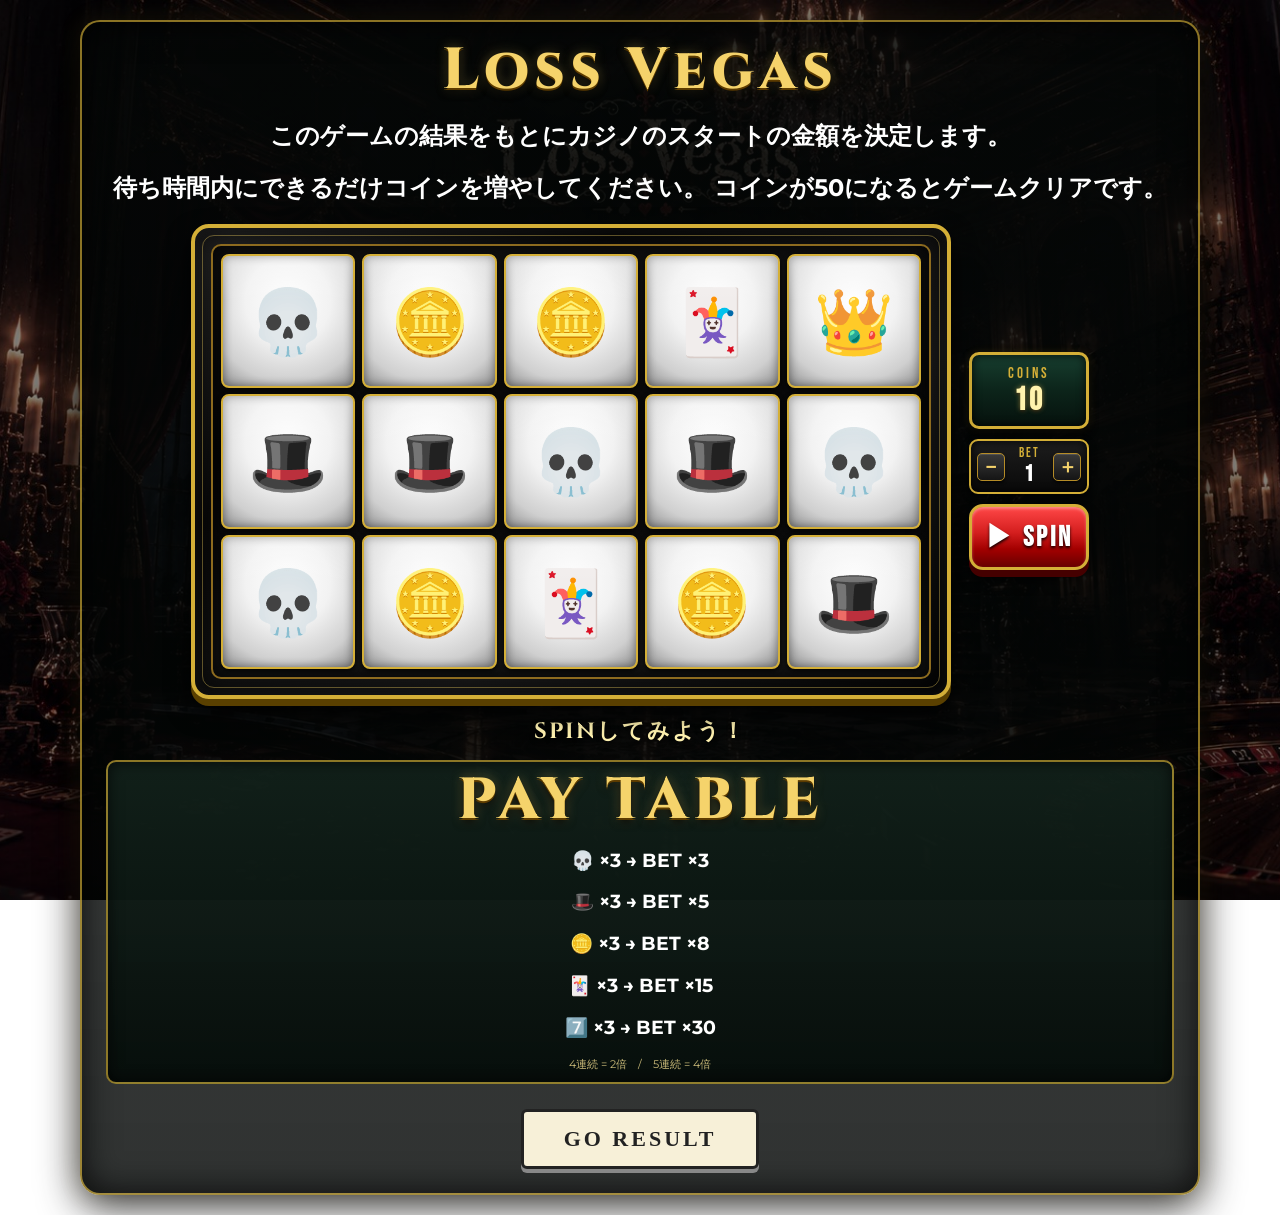
<file: index.html>
<!DOCTYPE html>
<html lang="ja">


<head>
    <meta charset="UTF-8">

    <meta name="viewport"
          content="width=device-width, initial-scale=1.0">

    <title>Loss Vegas</title>

    <link rel="stylesheet" href="style.css">
    <link rel="preconnect" href="https://fonts.googleapis.com">
    <link rel="preconnect" href="https://fonts.gstatic.com" crossorigin>
    <link href="https://fonts.googleapis.com/css2?family=Bebas+Neue&family=Cinzel:wght@600;700;800&family=Montserrat:wght@500;600;700;800&display=swap" rel="stylesheet">
</head>

<body>

    <main class="game">

        <!-- =========================
             タイトル
        ========================== -->
        <h1>
        Loss Vegas
        </h1>
        <h2>このゲームの結果をもとにカジノのスタートの金額を決定します。</h2>
        <h2>待ち時間内にできるだけコインを増やしてください。
            コインが50になるとゲームクリアです。
        </h2>

        <!-- =========================
             スロット ＋ 右側コントロール
        ========================== -->
        <section class="slotArea">

            <!-- スロット本体 -->
            <div class="slotMachine">

                <div class="reels">

                    <!-- 1列目 -->
                    <div class="reelColumn">
                        <div class="reel" id="reel1-1">💀</div>
                        <div class="reel" id="reel1-2">🎩</div>
                        <div class="reel" id="reel1-3">💀</div>
                    </div>

                    <!-- 2列目 -->
                    <div class="reelColumn">
                        <div class="reel" id="reel2-1">🪙</div>
                        <div class="reel" id="reel2-2">🎩</div>
                        <div class="reel" id="reel2-3">🪙</div>
                    </div>

                    <!-- 3列目 -->
                    <div class="reelColumn">
                        <div class="reel" id="reel3-1">🪙</div>
                        <div class="reel" id="reel3-2">💀</div>
                        <div class="reel" id="reel3-3">🃏</div>
                    </div>

                    <!-- 4列目 -->
                    <div class="reelColumn">
                        <div class="reel" id="reel4-1">🃏</div>
                        <div class="reel" id="reel4-2">🎩</div>
                        <div class="reel" id="reel4-3">🪙</div>
                    </div>

                    <!-- 5列目 -->
                    <div class="reelColumn">
                        <div class="reel" id="reel5-1">👑</div>
                        <div class="reel" id="reel5-2">💀</div>
                        <div class="reel" id="reel5-3">🎩</div>
                    </div>

                </div>


                <!-- 当たりライン表示 -->
                <svg
                    id="paylineLayer"
                    class="paylineLayer">
                </svg>

            </div>


            <!-- =========================
                 右側コントロール
            ========================== -->
            <div class="sideControl">


                <!-- COINS -->
                <div class="sideCoins">

                    <span>COINS</span>

                    <!-- JSが使うCOINS -->
                    <strong id="coins">50</strong>

                </div>


                <!-- BET -->
                <section class="betControls">

                    <button
                        id="betMinus"
                        type="button">
                        −
                    </button>


                    <div>

                        BET

                        <!-- 画面に表示するBET -->
                        <strong id="betControlValue">
                            3
                        </strong>

                        <!--
                            JS用のBET
                            画面には表示しない
                        -->
                        <span
                            id="bet"
                            style="display: none;">
                            3
                        </span>

                    </div>


                    <button
                        id="betPlus"
                        type="button">
                        ＋
                    </button>

                </section>


                <!-- SPIN -->
                <button
                    id="spinButton"
                    type="button">
                    ▶ SPIN
                </button>

            </div>

        </section>


        <!-- =========================
             結果表示
        ========================== -->
        <div
            id="result"
            class="result">
            SPINしてみよう！
        </div>


        <!-- =========================
             PAY TABLE
        ========================== -->
        <section class="payout">

            <h1>PAY TABLE</h1>

            <h3>💀 ×3 → BET ×3</h3>

            <h3>🎩 ×3 → BET ×5</h3>

            <h3>🪙 ×3 → BET ×8</h3>

            <h3>🃏 ×3 → BET ×15</h3>

            <h3>7️⃣ ×3 → BET ×30</h3>

            <small>
                4連続 = 2倍　/　5連続 = 4倍
            </small>

        </section>

    


    <!-- =========================
         JavaScript
    ========================== -->
        <script src="script.js"></script>



        <div class="result-area">
            <button id="go-result-button" onclick="goToResult()">
                GO RESULT
            </button>
        </div>

        <!-- Final Confirmation Modal -->
        <div id="confirm-modal" class="confirm-modal">
            <div class="confirm-box">
                <div class="confirm-title">FINAL CONFIRMATION</div>

                <div class="confirm-label">FINAL AMOUNT</div>
                <div class="confirm-amount">
                    $<span id="confirm-amount">0</span>
                </div>

                <div class="confirm-message">
                    Are you sure you want to continue?
                </div>

                <div class="confirm-buttons">
                    <button id="cancel-button">CANCEL</button>
                    <button id="confirm-button">CONFIRM</button>
                </div>
            </div>
        </div>
    </main>
</body>

</html>
</file>
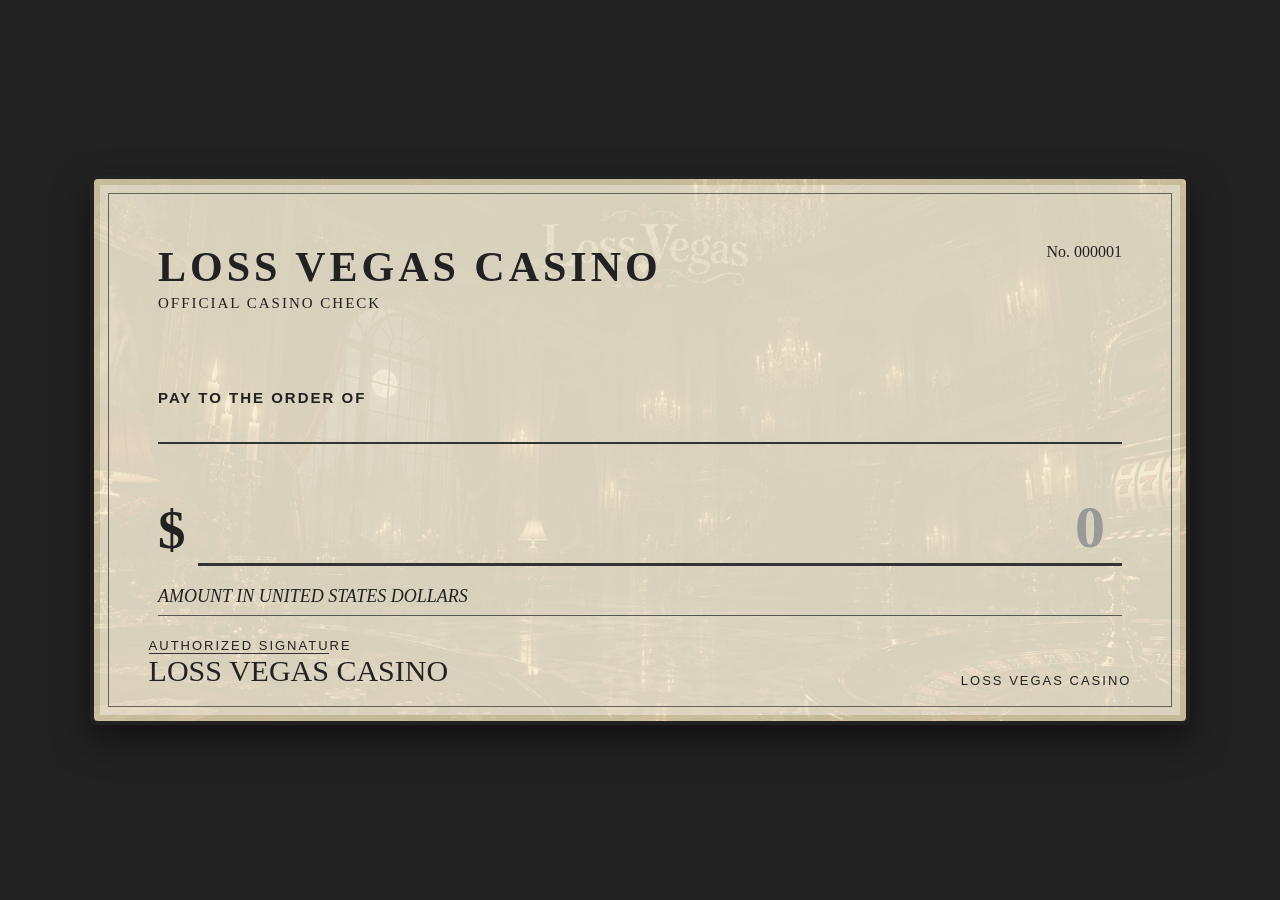
<file: check.html>
<!DOCTYPE html>
<html lang="ja">
<head>
<meta charset="UTF-8">
<meta name="viewport" content="width=device-width, initial-scale=1.0">

<title>Festival Check</title>

<style>

* {
  box-sizing: border-box;
}

body {
  margin: 0;
  min-height: 100vh;

  background: #222;

  display: flex;
  justify-content: center;
  align-items: center;

  font-family: Georgia, "Times New Roman", serif;
}


/* =========================
   小切手
========================= */

.check {

  width: min(94vw, 1100px);

  aspect-ratio: 2 / 1;

  position: relative;

  overflow: hidden;

  background: #f7f0d8;

  border: 4px solid #222;

  border-radius: 8px;

  box-shadow:
    0 15px 35px rgba(0,0,0,0.5),
    inset 0 0 0 6px #e1d5ae;

  padding: 5%;

  color: #222;
}


/* =========================
   bg.jpgを透かしで配置
========================= */

.check::before {

  content: "";

  position: absolute;

  inset: 0;

  background-image: url("bg.jpg");

  background-size: cover;

  background-position: center;

  background-repeat: no-repeat;

  opacity: 0.13;

  z-index: 0;

  pointer-events: none;
}


/* =========================
   小切手の枠
========================= */

.check::after {

  content: "";

  position: absolute;

  inset: 14px;

  border: 1px solid rgba(50,50,50,0.7);

  pointer-events: none;

  z-index: 3;
}


/* =========================
   全コンテンツを前面へ
========================= */

.check > * {

  position: relative;

  z-index: 2;
}


/* =========================
   ヘッダー
========================= */

.check-header {

  display: flex;

  justify-content: space-between;

  align-items: flex-start;
}

.title {

  font-size: clamp(20px, 4vw, 42px);

  font-weight: bold;

  letter-spacing: 4px;
}

.subtitle {

  font-size: clamp(9px, 1.5vw, 15px);

  letter-spacing: 2px;

  margin-top: 4px;
}

.number {

  text-align: right;

  font-size: clamp(10px, 1.6vw, 16px);
}


/* =========================
   支払先
========================= */

.pay-to {

  margin-top: 8%;
}

.label {

  font-family: Arial, sans-serif;

  font-size: clamp(9px, 1.5vw, 15px);

  font-weight: bold;

  letter-spacing: 2px;
}

.name-line {

  border-bottom: 2px solid #333;

  height: 35px;

  margin-top: 3px;
}


/* =========================
   金額
========================= */

.amount-area {

  margin-top: 5%;

  display: flex;

  align-items: center;

  gap: 12px;
}

.yen {

  font-size: clamp(24px, 5vw, 55px);

  font-weight: bold;
}

.amount-input {

  flex: 1;

  background: transparent;

  border: none;

  border-bottom: 3px solid #333;

  outline: none;

  font-family: Georgia, "Times New Roman", serif;

  font-size: clamp(25px, 5vw, 60px);

  font-weight: bold;

  text-align: right;

  color: #222;
}

.amount-input::placeholder {

  color: #999;
}


/* =========================
   金額の文字
========================= */

.amount-words {

  margin-top: 2%;

  border-bottom: 1px solid #555;

  height: 30px;

  font-size: clamp(10px, 1.7vw, 18px);

  font-style: italic;
}


/* =========================
   フッター
========================= */

.check-footer {

  position: absolute;

  left: 5%;

  right: 5%;

  bottom: 6%;

  display: flex;

  justify-content: space-between;

  align-items: end;
}

.signature {

  font-family: "Brush Script MT", cursive;

  font-size: clamp(16px, 3vw, 30px);
}

.signature-line {

  border-bottom: 1px solid #333;

  width: 180px;
}

.currency {

  font-family: Arial, sans-serif;

  font-size: clamp(8px, 1.2vw, 13px);

  letter-spacing: 2px;
}

</style>
</head>


<body>


<div class="check">


  <!-- ヘッダー -->

  <div class="check-header">

    <div>

      <div class="title">
        LOSS VEGAS CASINO
      </div>

      <div class="subtitle">
        OFFICIAL CASINO CHECK
      </div>

    </div>


    <div class="number">
      No. 000001
    </div>

  </div>


  <!-- 支払先 -->

  <div class="pay-to">

    <div class="label">
      PAY TO THE ORDER OF
    </div>

    <div class="name-line"></div>

  </div>


  <!-- 金額 -->

  <div class="amount-area">

    <div class="yen">
      $
    </div>

    <input
      class="amount-input"
      type="number"
      inputmode="numeric"
      placeholder="0"
    >

  </div>


  <!-- 金額説明 -->

  <div class="amount-words">
    AMOUNT IN UNITED STATES DOLLARS
  </div>


  <!-- フッター -->

  <div class="check-footer">

    <div>

      <div class="currency">
        AUTHORIZED SIGNATURE
      </div>

      <div class="signature-line"></div>

      <div class="signature">
        LOSS VEGAS CASINO
      </div>

    </div>


    <div class="currency">
      LOSS VEGAS CASINO
    </div>

  </div>


</div>
<script>
    const params = new URLSearchParams(window.location.search);
    const amount = params.get("amount");

    if (amount !== null) {
        document.querySelector(".amount-input").value = amount;
    }
</script>


</body>
</html>
</file>
<file: style.css>
/* =========================================================
   FESTIVAL SLOT
   Luxury Casino Style
   ========================================================= */


/* =========================================================
   Google Fonts
   ========================================================= */

@import url('https://fonts.googleapis.com/css2?family=Bebas+Neue&family=Cinzel:wght@600;700;800&family=Montserrat:wght@500;600;700;800&display=swap');


/* =========================================================
   RESET
   ========================================================= */

* {
    box-sizing: border-box;
}

html,
body {
    margin: 0;
    padding: 0;
    width: 100%;
    min-height: 100%;
}


/* =========================================================
   BODY
   ========================================================= */

body {
    min-height: 100vh;

    /* あなたが送ってくれた背景画像 */
    background-image:
        linear-gradient(
            rgba(0, 0, 0, 0.42),
            rgba(0, 0, 0, 0.55)
        ),
        url("bg.jpg");

    background-size: cover;
    background-position: center center;
    background-repeat: no-repeat;
    background-attachment: fixed;

    color: white;

    font-family: "Montserrat", Arial, sans-serif;

    overflow-x: hidden;
}


/* =========================================================
   GAME CONTAINER
   ========================================================= */

.game {
    position: relative;
    z-index: 1;

    width: min(1120px, 94vw);

    margin: 20px auto;
    padding: 20px 24px 24px;

    text-align: center;

    background:
        linear-gradient(
            rgba(5, 8, 7, 0.72),
            rgba(2, 5, 4, 0.82)
        );

    border: 2px solid rgba(212, 175, 55, 0.65);

    border-radius: 20px;

    box-shadow:
        0 10px 40px rgba(0, 0, 0, 0.85),
        inset 0 0 35px rgba(0, 0, 0, 0.8),
        0 0 25px rgba(212, 175, 55, 0.12);
}


/* =========================================================
   TITLE
   ========================================================= */

.game h1 {
    margin: 0 0 18px;

    font-family: "Cinzel", Georgia, serif;

    font-size: clamp(32px, 5vw, 58px);

    font-weight: 800;

    letter-spacing: 5px;

    color: #f5d36b;

    text-shadow:
        0 2px 0 #5c3b00,
        0 4px 8px rgba(0, 0, 0, 0.95),
        0 0 12px rgba(245, 211, 107, 0.35);

    line-height: 1;
}


/* =========================================================
   SLOT AREA
   ========================================================= */

.slotArea {
    width: 100%;

    display: flex;

    justify-content: center;
    align-items: center;

    gap: 18px;
}


/* =========================================================
   SLOT MACHINE
   ========================================================= */

.slotMachine {
    position: relative;

    width: min(760px, 78vw);

    padding: 16px;

    background:
        linear-gradient(
            145deg,
            #252525 0%,
            #090909 30%,
            #1a1a1a 65%,
            #050505 100%
        );

    border: 4px solid #d4af37;

    border-radius: 18px;

    box-shadow:
        0 7px 0 #5a4000,
        0 12px 25px rgba(0, 0, 0, 0.9),
        inset 0 0 15px rgba(255, 255, 255, 0.06),
        inset 0 0 35px rgba(0, 0, 0, 0.95);
}


/* =========================================================
   GOLD INNER FRAME
   ========================================================= */

.slotMachine::before {
    content: "";

    position: absolute;

    inset: 7px;

    border: 1px solid rgba(255, 220, 100, 0.35);

    border-radius: 12px;

    pointer-events: none;

    z-index: 5;
}


/* =========================================================
   REELS AREA
   ========================================================= */

.reels {
    position: relative;

    display: grid;

    grid-template-columns:
        repeat(5, 1fr);

    gap: 7px;

    width: 100%;

    padding: 8px;

    background:
        linear-gradient(
            180deg,
            #111 0%,
            #050505 50%,
            #151515 100%
        );

    border: 2px solid #8d6b1f;

    border-radius: 10px;

    box-shadow:
        inset 0 0 20px rgba(0, 0, 0, 0.95);
}


/* =========================================================
   REEL COLUMN
   ========================================================= */

.reelColumn {
    display: flex;

    flex-direction: column;

    gap: 6px;

    min-width: 0;
}


/* =========================================================
   INDIVIDUAL REEL
   ========================================================= */

.reel {
    position: relative;

    display: flex;

    justify-content: center;
    align-items: center;

    width: 100%;

    aspect-ratio: 1 / 1;

    min-height: 0;

    background:
        radial-gradient(
            circle at 50% 35%,
            #ffffff 0%,
            #f2f2f2 40%,
            #cfcfcf 75%,
            #929292 100%
        );

    border: 2px solid #d4af37;

    border-radius: 8px;

    color: #111;

    font-size: clamp(32px, 5vw, 65px);

    line-height: 1;

    text-align: center;

    overflow: hidden;

    box-shadow:
        inset 0 0 10px rgba(0, 0, 0, 0.45),
        0 2px 5px rgba(0, 0, 0, 0.8);
}


/* =========================================================
   REEL HIGHLIGHT
   ========================================================= */

.reel::after {
    content: "";

    position: absolute;

    top: 0;
    left: 0;

    width: 100%;
    height: 35%;

    background:
        linear-gradient(
            rgba(255, 255, 255, 0.3),
            rgba(255, 255, 255, 0)
        );

    pointer-events: none;
}


/* =========================================================
   PAYLINE SVG
   ========================================================= */

.paylineLayer {
    position: absolute;

    inset: 0;

    width: 100%;
    height: 100%;

    pointer-events: none;

    z-index: 10;

    overflow: visible;
}


/* =========================================================
   PAYLINE STYLE
   ========================================================= */

.paylineLayer polyline {
    fill: none;

    stroke: #ffd700;

    stroke-width: 5;

    stroke-linecap: round;
    stroke-linejoin: round;

    filter:
        drop-shadow(0 0 4px #fff)
        drop-shadow(0 0 8px #ffd700);

    animation: paylineFlash 0.7s ease-in-out infinite alternate;
}


@keyframes paylineFlash {
    from {
        opacity: 0.65;
    }

    to {
        opacity: 1;
    }
}


/* =========================================================
   SIDE CONTROL
   ========================================================= */

.sideControl {
    display: flex;

    flex-direction: column;

    justify-content: center;
    align-items: center;

    gap: 10px;

    flex-shrink: 0;
}


/* =========================================================
   COINS BOX
   ========================================================= */

.sideCoins {
    width: 120px;

    padding: 9px 8px;

    background:
        linear-gradient(
            180deg,
            #173e2f 0%,
            #0c241a 50%,
            #06120d 100%
        );

    border: 3px solid #d4af37;

    border-radius: 10px;

    box-shadow:
        0 4px 8px rgba(0, 0, 0, 0.7),
        inset 0 0 10px rgba(0, 0, 0, 0.8),
        0 0 8px rgba(212, 175, 55, 0.15);

    text-align: center;
}


.sideCoins span {
    display: block;

    font-family: "Bebas Neue", sans-serif;

    color: #d4af37;

    font-size: 15px;

    letter-spacing: 3px;
}


.sideCoins strong {
    display: block;

    margin-top: 2px;

    font-family: "Bebas Neue", sans-serif;

    color: #fff3ae;

    font-size: 32px;

    line-height: 1;

    letter-spacing: 2px;

    text-shadow:
        0 0 5px rgba(255, 215, 100, 0.5),
        0 2px 3px rgba(0, 0, 0, 0.9);
}


/* =========================================================
   BET CONTROL
   ========================================================= */

.betControls {
    width: 120px;

    padding: 6px;

    display: flex;

    justify-content: space-between;
    align-items: center;

    background:
        linear-gradient(
            180deg,
            #1d1d1d,
            #090909
        );

    border: 2px solid #d4af37;

    border-radius: 9px;

    box-shadow:
        inset 0 0 8px rgba(0, 0, 0, 0.9),
        0 3px 7px rgba(0, 0, 0, 0.7);
}


.betControls div {
    color: #d4af37;

    font-family: "Bebas Neue", sans-serif;

    font-size: 13px;

    letter-spacing: 2px;

    line-height: 1;

    text-align: center;
}


.betControls strong {
    display: block;

    margin-top: 3px;

    color: white;

    font-family: "Bebas Neue", sans-serif;

    font-size: 23px;

    letter-spacing: 1px;
}


/* =========================================================
   BET + / -
   ========================================================= */

.betControls button {
    width: 28px;
    height: 28px;

    padding: 0;

    border: 1px solid #b58c27;

    border-radius: 5px;

    background:
        linear-gradient(
            180deg,
            #3a3a3a,
            #151515
        );

    color: #f5d36b;

    font-size: 19px;

    font-weight: bold;

    cursor: pointer;

    box-shadow:
        0 2px 3px rgba(0, 0, 0, 0.7),
        inset 0 1px rgba(255, 255, 255, 0.12);

    transition:
        transform 0.08s,
        background 0.1s;
}


.betControls button:hover {
    background:
        linear-gradient(
            180deg,
            #555,
            #222
        );
}


.betControls button:active {
    transform: translateY(2px);
}


/* =========================================================
   SPIN BUTTON
   ========================================================= */

#spinButton {
    position: relative;

    width: 120px;
    height: 66px;

    border: 3px solid #d4af37;

    border-radius: 14px;

    background:
        linear-gradient(
            180deg,
            #ff4747 0%,
            #d51f1f 42%,
            #a30000 70%,
            #680000 100%
        );

    color: white;

    font-family: "Bebas Neue", sans-serif;

    font-size: 28px;

    font-weight: bold;

    letter-spacing: 3px;

    text-shadow:
        0 2px 3px rgba(0, 0, 0, 0.9);

    cursor: pointer;

    box-shadow:
        0 7px 0 #450000,
        0 10px 13px rgba(0, 0, 0, 0.8),
        inset 0 2px 3px rgba(255, 255, 255, 0.35);

    transition:
        transform 0.08s,
        box-shadow 0.08s,
        filter 0.15s;
}


#spinButton:hover {
    filter: brightness(1.12);

    box-shadow:
        0 7px 0 #450000,
        0 12px 18px rgba(0, 0, 0, 0.85),
        0 0 15px rgba(255, 50, 50, 0.35),
        inset 0 2px 3px rgba(255, 255, 255, 0.4);
}


#spinButton:active {
    transform: translateY(6px);

    box-shadow:
        0 1px 0 #450000,
        0 4px 6px rgba(0, 0, 0, 0.8),
        inset 0 2px 4px rgba(0, 0, 0, 0.3);
}


#spinButton:disabled {
    opacity: 0.45;

    cursor: not-allowed;

    filter: grayscale(0.5);

    transform: none;
}


/* =========================================================
   RESULT
   ========================================================= */

.result {
    min-height: 38px;

    margin: 13px 0 10px;

    display: flex;

    justify-content: center;
    align-items: center;

    color: #fff2b0;

    font-family: "Cinzel", Georgia, serif;

    font-size: clamp(15px, 2vw, 22px);

    font-weight: 700;

    letter-spacing: 2px;

    text-shadow:
        0 2px 5px rgba(0, 0, 0, 0.9);
}


/* =========================================================
   COIN JUMP
   ========================================================= */

.coin-jump {
    animation: coinJump 0.5s ease;
}


@keyframes coinJump {
    0% {
        transform: scale(1);
    }

    35% {
        transform: scale(1.35);
    }

    60% {
        transform: scale(0.95);
    }

    100% {
        transform: scale(1);
    }
}


/* =========================================================
   GAME CLEAR
   ========================================================= */

.gameClear {
    color: #ffd700;

    font-family: "Cinzel", Georgia, serif;

    font-size: clamp(24px, 4vw, 42px);

    font-weight: 800;

    letter-spacing: 3px;

    text-shadow:
        0 0 5px white,
        0 0 12px #ffd700,
        0 0 25px #ff9800;

    animation:
        clearFlash 0.8s infinite alternate;
}


@keyframes clearFlash {
    from {
        transform: scale(1);
    }

    to {
        transform: scale(1.06);
    }
}


/* =========================================================
   PAY TABLE
   ========================================================= */

.payout {
    width: 100%;

    margin-top: 8px;

    padding: 10px 14px;

    background:
        linear-gradient(
            180deg,
            rgba(19, 35, 28, 0.9),
            rgba(5, 12, 9, 0.95)
        );

    border: 2px solid rgba(212, 175, 55, 0.65);

    border-radius: 10px;

    box-shadow:
        inset 0 0 15px rgba(0, 0, 0, 0.7);
}


.payout h2 {
    margin: 0 0 6px;

    color: #d4af37;

    font-family: "Cinzel", Georgia, serif;

    font-size: 18px;

    font-weight: 800;

    letter-spacing: 3px;

    text-shadow:
        0 2px 4px rgba(0, 0, 0, 0.9);
}


.payout p {
    display: inline-block;

    margin: 2px 8px;

    color: #eee;

    font-family: "Montserrat", sans-serif;

    font-size: 13px;

    font-weight: 600;
}


.payout small {
    display: block;

    margin-top: 4px;

    color: #c9b978;

    font-family: "Montserrat", sans-serif;

    font-size: 11px;
}


/* =========================================================
   MOBILE LANDSCAPE
   ========================================================= */

@media (max-width: 700px) and (orientation: landscape) {

    body {
        height: 100vh;

        min-height: 100vh;

        overflow: hidden;

        background-attachment: scroll;
    }


    .game {
        width: 100%;
        height: 100vh;

        margin: 0;

        padding: 5px 8px;

        display: flex;

        flex-direction: column;

        justify-content: center;
        align-items: center;

        border: none;

        border-radius: 0;

        background:
            rgba(0, 0, 0, 0.45);
    }


    .game h1 {
        font-size: 22px;

        letter-spacing: 3px;

        margin: 0 0 5px;
    }


    .slotArea {
        gap: 7px;

        width: 100%;
    }


    .slotMachine {
        width: min(79vw, 470px);

        padding: 8px;

        border-width: 3px;

        border-radius: 12px;
    }


    .reels {
        gap: 4px;

        padding: 4px;
    }


    .reelColumn {
        gap: 4px;
    }


    .reel {
        font-size: clamp(24px, 7vw, 42px);

        border-width: 1px;

        border-radius: 5px;
    }


    .sideControl {
        gap: 5px;
    }


    .sideCoins {
        width: 82px;

        padding: 4px;

        border-width: 2px;
    }


    .sideCoins span {
        font-size: 9px;

        letter-spacing: 2px;
    }


    .sideCoins strong {
        font-size: 20px;
    }


    .betControls {
        width: 82px;

        padding: 3px;

        border-width: 1px;
    }


    .betControls button {
        width: 21px;
        height: 21px;

        font-size: 14px;
    }


    .betControls div {
        font-size: 8px;

        letter-spacing: 1px;
    }


    .betControls strong {
        font-size: 16px;
    }


    #spinButton {
        width: 82px;
        height: 47px;

        border-width: 2px;

        border-radius: 9px;

        font-size: 18px;

        letter-spacing: 2px;

        box-shadow:
            0 4px 0 #450000,
            0 6px 8px rgba(0, 0, 0, 0.75);
    }


    #spinButton:active {
        transform: translateY(4px);

        box-shadow:
            0 1px 0 #450000,
            0 3px 5px rgba(0, 0, 0, 0.7);
    }


    .result {
        min-height: 24px;

        margin: 3px 0;

        font-size: 12px;

        letter-spacing: 1px;
    }


    .payout {
        margin-top: 2px;

        padding: 4px 7px;

        border-width: 1px;
    }


    .payout h2 {
        font-size: 11px;

        letter-spacing: 2px;

        margin: 0 0 2px;
    }


    .payout p {
        margin: 0 4px;

        font-size: 8px;
    }


    .payout small {
        margin-top: 2px;

        font-size: 7px;
    }
}


/* =========================================================
   PORTRAIT MODE
   ========================================================= */

@media (max-width: 700px) and (orientation: portrait) {

    body {
        min-height: 100vh;

        overflow: hidden;
    }


    .game {
        display: none;
    }


    body::before {
        content:
            "📱\A\A"
            "スマートフォンを横向きにしてください"
            "\A\A"
            "↻  LANDSCAPE MODE";

        white-space: pre;

        position: fixed;

        inset: 0;

        display: flex;

        justify-content: center;
        align-items: center;

        padding: 30px;

        background:
            radial-gradient(
                ellipse at center,
                #35150f 0%,
                #100807 55%,
                #020202 100%
            );

        color: #f5d36b;

        font-family: "Cinzel", Georgia, serif;

        font-size: 21px;

        font-weight: 700;

        line-height: 1.8;

        letter-spacing: 1px;

        text-align: center;

        text-shadow:
            0 2px 5px rgba(0, 0, 0, 0.9),
            0 0 12px rgba(245, 211, 107, 0.3);

        z-index: 9999;
    }
}


/* =========================================================
   VERY SMALL LANDSCAPE
   ========================================================= */

@media (max-height: 430px) and (orientation: landscape) {

    .game h1 {
        font-size: 18px;

        margin-bottom: 3px;
    }


    .slotMachine {
        padding: 6px;
    }


    .result {
        min-height: 18px;

        margin: 1px 0;

        font-size: 10px;
    }


    .payout {
        padding: 2px 5px;
    }


    .payout h2 {
        font-size: 9px;
    }


    .payout p {
        font-size: 7px;
    }


    .payout small {
        font-size: 6px;
    }
}
/* =========================================================
   REEL SPINNING EFFECT
   ========================================================= */

.reel.spinning {
    animation: reelSpin 0.12s linear infinite;

    filter: blur(2px);

    transform: translateY(0);
}


@keyframes reelSpin {

    0% {
        transform: translateY(-12px);
        filter: blur(3px);
    }

    25% {
        transform: translateY(8px);
        filter: blur(4px);
    }

    50% {
        transform: translateY(-8px);
        filter: blur(3px);
    }

    75% {
        transform: translateY(10px);
        filter: blur(4px);
    }

    100% {
        transform: translateY(-12px);
        filter: blur(3px);
    }
}
/* =========================================================
   WINNING PAYLINE
   ========================================================= */

.paylineLayer {
    position: absolute;

    top: 0;
    left: 0;

    width: 100%;
    height: 100%;

    pointer-events: none;

    z-index: 100;

    overflow: visible;
}


.paylineLayer .payline {
    fill: none;

    stroke: #ffd700;

    stroke-width: 6;

    stroke-linecap: round;

    stroke-linejoin: round;

    opacity: 1;

    filter:
        drop-shadow(0 0 3px #ffffff)
        drop-shadow(0 0 7px #ffd700)
        drop-shadow(0 0 14px rgba(255, 180, 0, 0.8));

    animation:
        paylineGlow 0.55s ease-in-out infinite alternate;
}


@keyframes paylineGlow {

    from {
        opacity: 0.65;
        stroke-width: 5;
    }

    to {
        opacity: 1;
        stroke-width: 8;
    }
}
/* =========================
   当たりライン
========================= */

.slotMachine {
    position: relative;
}

.paylineLayer {
    position: absolute;
    top: 0;
    left: 0;

    width: 100%;
    height: 100%;

    z-index: 9999;
    pointer-events: none;

    overflow: visible;
}
/* =========================
   滑らかな当たりライン
========================= */

.slotMachine {
    position: relative;
}

.paylineLayer {
    position: absolute;
    inset: 0;
    width: 100%;
    height: 100%;

    z-index: 9999;
    pointer-events: none;
    overflow: visible;
}

.paylineLayer .payline {
    fill: none !important;

    stroke: #ffd700 !important;
    stroke-width: 7 !important;

    stroke-linecap: round;
    stroke-linejoin: round;

    visibility: visible !important;

    filter:
        drop-shadow(0 0 3px #fff)
        drop-shadow(0 0 7px #ffd700)
        drop-shadow(0 0 15px #ff9800);

    /*
       JSが設定する値を無効化
    */
    stroke-dasharray: none !important;
    stroke-dashoffset: 0 !important;

    /*
       滑らかに表示
    */
    opacity: 0;

    animation:
        paylineAppear 0.45s cubic-bezier(0.22, 1, 0.36, 1)
        forwards;
}

@keyframes paylineAppear {
    0% {
        opacity: 0;
        transform: scale(0.96);
        transform-origin: center;
        filter:
            drop-shadow(0 0 0 transparent);
    }

    60% {
        opacity: 1;
        transform: scale(1.01);
    }

    100% {
        opacity: 1;
        transform: scale(1);
        filter:
            drop-shadow(0 0 3px #fff)
            drop-shadow(0 0 7px #ffd700)
            drop-shadow(0 0 15px #ff9800);
    }
}

@keyframes paylineAppear {
    0% {
        opacity: 0;
    }

    30% {
        opacity: 0.4;
    }

    60% {
        opacity: 1;
    }

    100% {
        opacity: 0.9;
    }
}
/* =========================
   横向きスマホ専用
   ========================= */

@media (orientation: landscape) and (max-width: 900px) {

    .game {
        width: 200vw;
        height: 100vh;
        padding: 10px;
    }

    .slotArea {
        width: 100%;
        height: auto;
    }

    .slotMachine {
        width: 75vw;
        max-width: none;
    }

    .reel {
        font-size: 7vw;
    }

    .sideControl {
        width: 20vw;
    }

    #spinButton {
        min-height: 60px;
        font-size: 20px;
    }

    .result {
        font-size: 30px;
        min-height: 45px;
    }
}
.result-area {
  display: flex;
  justify-content: center;
  margin-top: 25px;
}

#go-result-button {
  padding: 14px 40px;

  background: #f7f0d8;
  color: #222;

  border: 3px solid #222;
  border-radius: 6px;

  font-family: Georgia, "Times New Roman", serif;
  font-size: 22px;
  font-weight: bold;

  letter-spacing: 3px;

  cursor: pointer;

  box-shadow: 0 4px 0 #888;

  transition: 0.15s;
}

#go-result-button:hover {
  transform: translateY(-2px);
}

#go-result-button:active {
  transform: translateY(2px);
  box-shadow: 0 2px 0 #888;
}

/* =========================
   FINAL CONFIRMATION
========================= */

.confirm-modal {
    position: fixed;
    inset: 0;
    display: none;
    justify-content: center;
    align-items: center;

    background: rgba(0, 0, 0, 0.75);
    z-index: 9999;
}

.confirm-modal.show {
    display: flex;
}

.confirm-box {
    width: min(85vw, 520px);
    padding: 28px 30px;

    background: #000000;
    border: 4px solid #222;
    border-radius: 8px;

    text-align: center;

    box-shadow:
        0 10px 30px rgba(0, 0, 0, 0.6);
}

.confirm-title {
    font-family: "Cinzel", Georgia, serif;
    font-size: 26px;
    font-weight: 800;
    letter-spacing: 3px;

    margin-bottom: 18px;
}

.confirm-label {
    font-family: "Cinzel", Georgia, serif;
    font-size: 14px;
    letter-spacing: 2px;
}

.confirm-amount {
    margin: 5px 0 18px;

    font-family: "Cinzel", Georgia, serif;
    font-size: 42px;
    font-weight: 800;
}

.confirm-message {
    font-size: 15px;
    margin-bottom: 22px;
}

.confirm-buttons {
    display: flex;
    justify-content: center;
    gap: 15px;
}

.confirm-buttons button {
    min-width: 120px;
    padding: 11px 18px;

    font-family: "Cinzel", Georgia, serif;
    font-size: 15px;
    font-weight: 700;
    letter-spacing: 1px;

    border: 2px solid #222;
    border-radius: 4px;

    cursor: pointer;
}

#cancel-button {
    background: #ddd;
}

#confirm-button {
    background: #222;
    color: #f7f0d8;
}

/* スマホ横画面 */
@media (max-height: 500px) and (orientation: landscape) {

    .confirm-box {
        width: min(80vw, 480px);
        padding: 16px 20px;
    }

    .confirm-title {
        font-size: 20px;
        margin-bottom: 8px;
    }

    .confirm-label {
        font-size: 11px;
    }

    .confirm-amount {
        font-size: 32px;
        margin: 2px 0 8px;
    }

    .confirm-message {
        font-size: 12px;
        margin-bottom: 10px;
    }

    .confirm-buttons button {
        padding: 7px 15px;
        min-width: 100px;
        font-size: 12px;
    }
}
</file>
